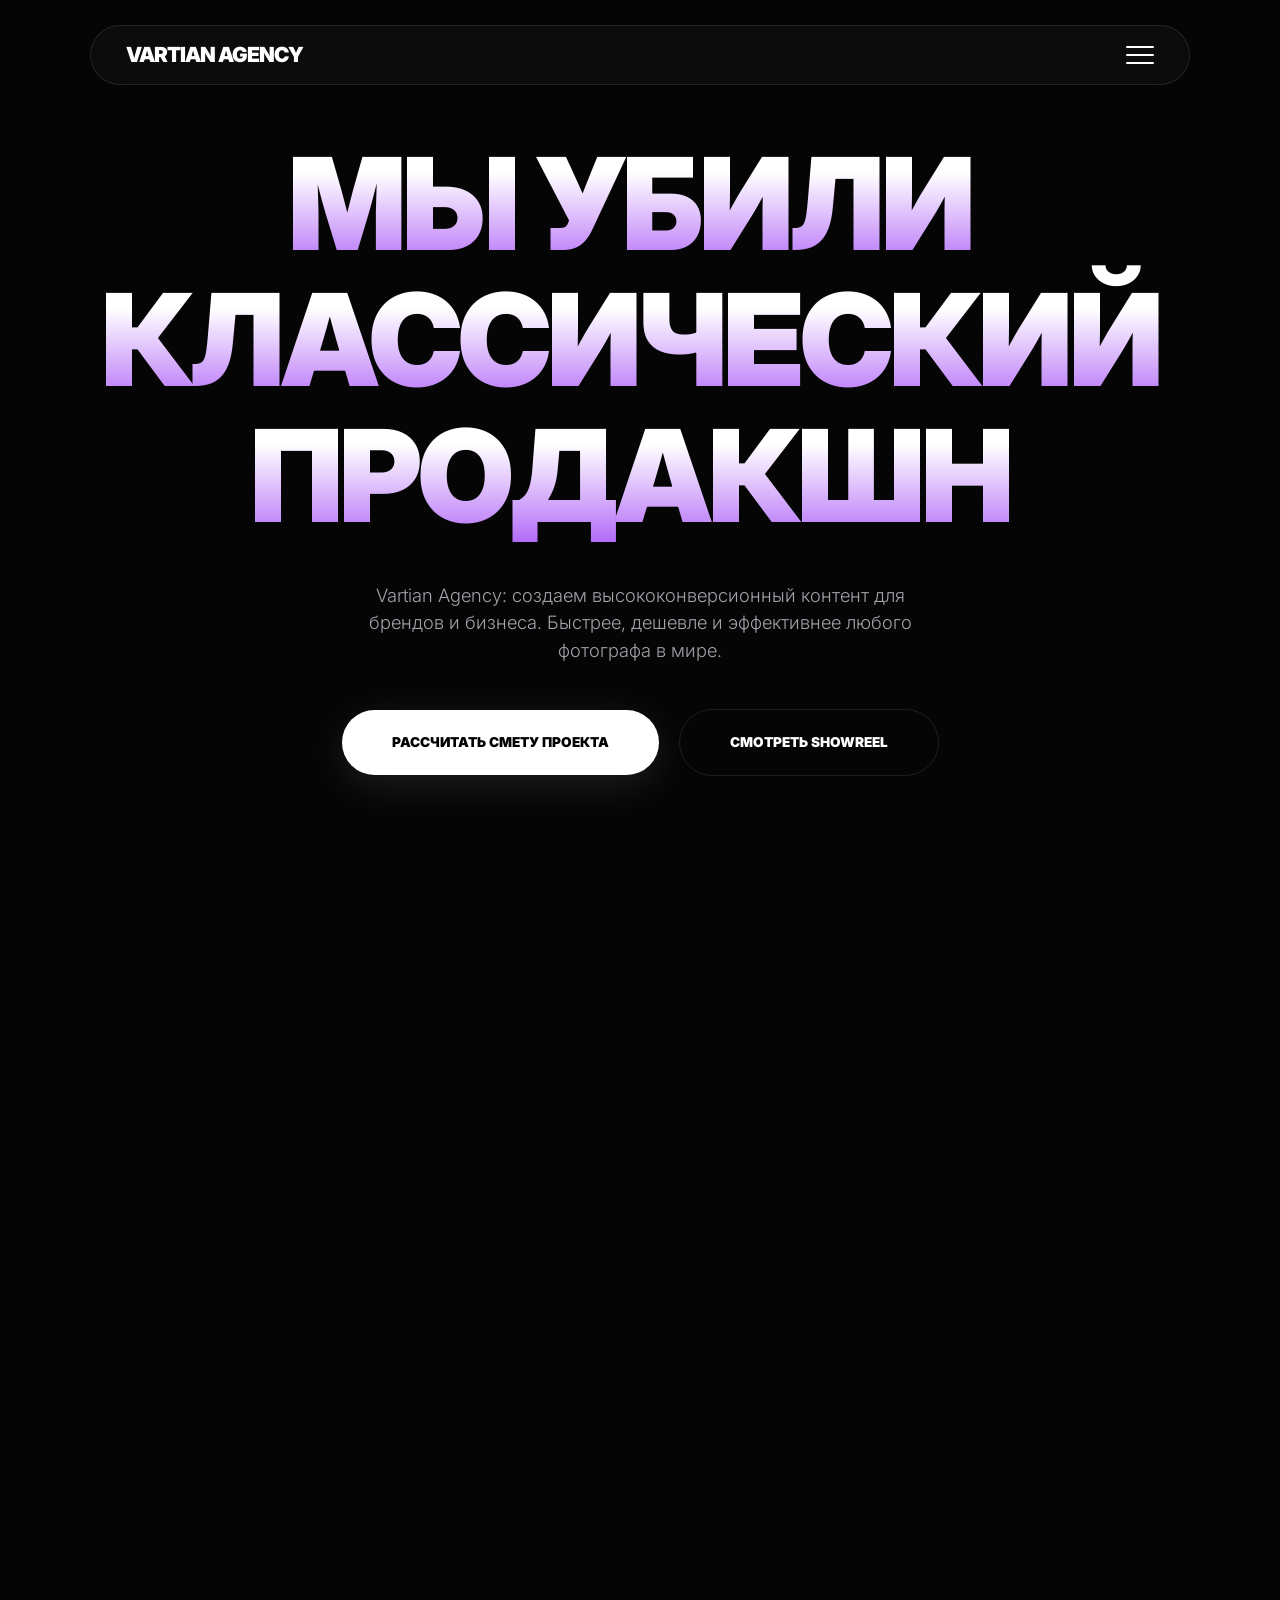
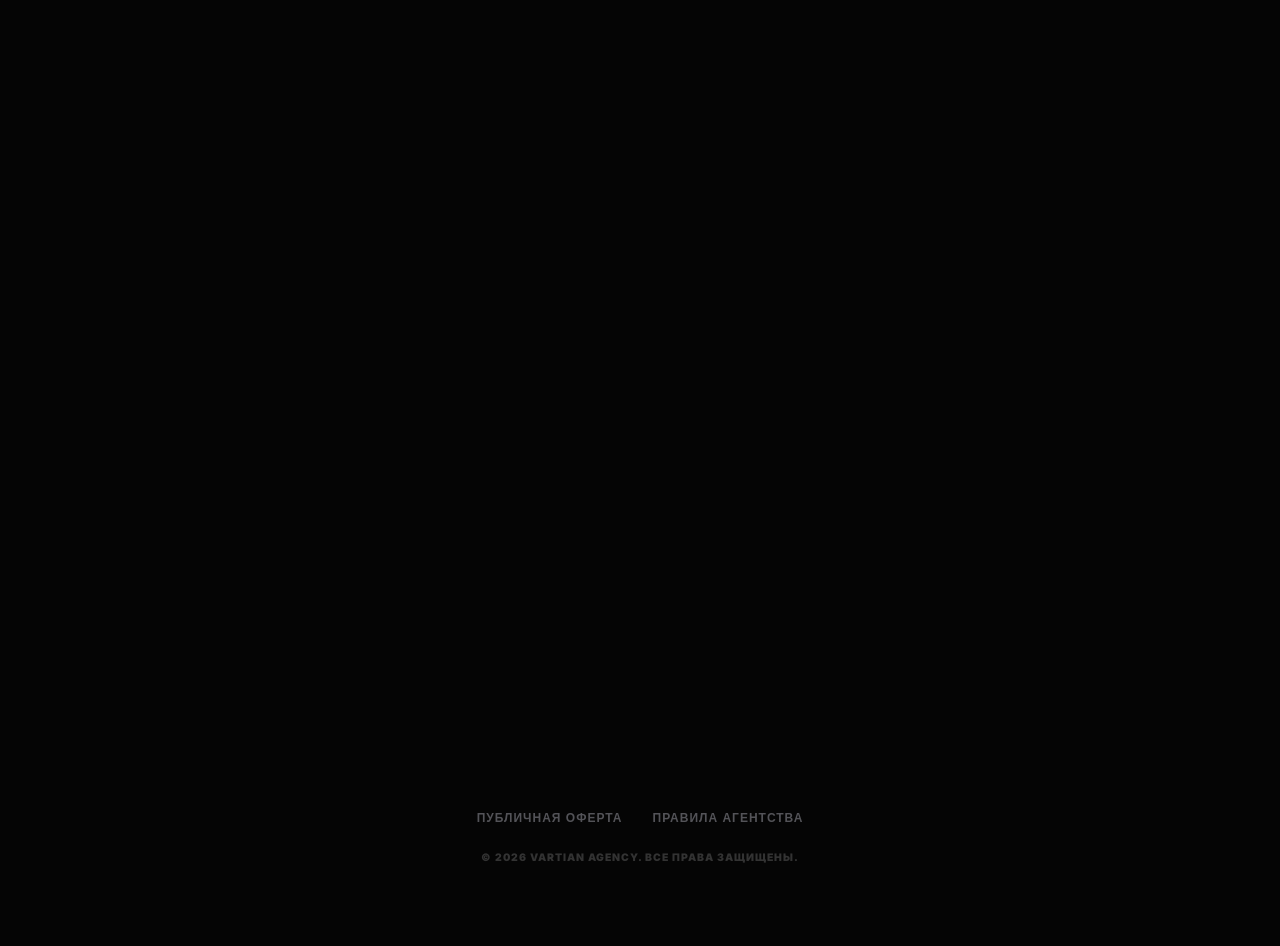
<file: index.html>
<!DOCTYPE html>
<html lang="ru">
<head>
    <meta charset="UTF-8">
    <meta name="viewport" content="width=device-width, initial-scale=1.0">
    <title>Vartian Agency | Revolution</title>
    <link rel="stylesheet" href="style.css?v=20260311_6">
    <link href="https://unpkg.com/aos@2.3.1/dist/aos.css" rel="stylesheet">
</head>
<body>

    <header class="nav-container">
        <a href="index.html" class="logo">Vartian Agency</a>
        <button class="menu-btn" id="menuToggle" type="button" aria-label="Открыть меню" aria-controls="fullMenu" aria-expanded="false"><span></span><span></span><span></span></button>
    </header>

    <div class="full-menu" id="fullMenu">
        <a href="portfolio.html">Кейсы</a>
        <a href="prices.html">Услуги</a>
        <a href="https://t.me/official_vartian" target="_blank" rel="noopener noreferrer">Контакты</a>
    </div>

    <header class="hero">
        <h1 data-aos="zoom-out">
            <span>МЫ УБИЛИ</span>
            <span>КЛАССИЧЕСКИЙ</span>
            <span>ПРОДАКШН</span>
        </h1>
        <p data-aos="fade-up" data-aos-delay="300">Vartian Agency: создаем высококонверсионный контент для брендов и бизнеса. Быстрее, дешевле и эффективнее любого фотографа в мире.</p>
        <div class="hero-btns" data-aos="fade-up" data-aos-delay="500">
            <a href="prices.html" class="btn-main">РАССЧИТАТЬ СМЕТУ ПРОЕКТА</a>
            <a href="portfolio.html" class="btn-outline">СМОТРЕТЬ SHOWREEL</a>
        </div>
    </header>

    <section class="comparison-section">
        <div class="section-title-styled" data-aos="fade-up">
            <h2>ЗАЧЕМ ПЛАТИТЬ БОЛЬШЕ ЗА ТОТ ЖЕ РЕЗУЛЬТАТ?</h2>
        </div>
        <div class="comp-container" data-aos="fade-up">
            <div class="comp-header">
                <div class="comp-col">ПАРАМЕТР</div>
                <div class="comp-col">ОБЫЧНАЯ ФОТОСЕССИЯ</div>
                <div class="comp-col" style="color:var(--accent)">VARTIAN AGENCY</div>
            </div>
            <div class="comp-row">
                <div class="comp-label">Бюджет</div>
                <div class="comp-old">100 000₽+ (Студия, модель, визаж, свет, фотограф)</div>
                <div class="comp-new">От 4 900₽ (Фиксированная цена за результат)</div>
            </div>
            <div class="comp-row">
                <div class="comp-label">Локации</div>
                <div class="comp-old">Ограничены городом, погодой и доступностью студий</div>
                <div class="comp-new">Весь мир: от улиц Токио до поверхности Марса</div>
            </div>
            <div class="comp-row">
                <div class="comp-label">Модели</div>
                <div class="comp-old">Капризы, плотный график, человеческий фактор</div>
                <div class="comp-new">Идеальная внешность 24/7, полный контроль эмоций</div>
            </div>
            <div class="comp-row">
                <div class="comp-label">Сроки</div>
                <div class="comp-old">1-2 недели (организация + съемка + ретушь)</div>
                <div class="comp-new">Готовый кампейн за 48 часов</div>
            </div>
        </div>
    </section>

    <section class="benefits">
        <div class="section-title-styled" data-aos="fade-up">
            <h2>ПОЧЕМУ НАМ ДОВЕРЯЮТ?</h2>
        </div>
        <div class="benefit-grid">
            <div class="benefit-card" data-aos="fade-up">
                <h3>Зарабатывайте больше</h3>
                <p>Мы убираем 80% расходов на продакшн. Пока другие тратят бюджет на билеты моделям, вы инвестируете в маркетинг.</p>
            </div>
            <div class="benefit-card" data-aos="fade-up" data-aos-delay="200">
                <h3>Безупречный имидж</h3>
                <p>Ваш бренд будет выглядеть дороже конкурентов. Мы создаем визуал, который заставляет аудиторию верить в продукт.</p>
            </div>
            <div class="benefit-card" data-aos="fade-up" data-aos-delay="400">
                <h3>Скорость как оружие</h3>
                <p>Рынок не ждет. Пока конкуренты только ищут фотографа, мы уже сдаем вам готовый проект для запуска рекламы.</p>
            </div>
        </div>
    </section>

    <section class="founder-section" data-aos="fade-up">
        <div class="founder-card">
            <div class="founder-img"><img src="img/17.jpg" alt="Леонид Вартиан" loading="lazy"></div>
            <div class="founder-text">
                <blockquote>"Мы — Vartian Agency. Мы объединили технологии и искусство, чтобы ваш бизнес зарабатывал больше. Пока конкуренты ищут фотографов, мы уже сдаем вам готовый проект."</blockquote>
                <div class="founder-name">— Леонид Вартиан, Founder</div>
            </div>
        </div>
    </section>

    <section class="contact-section" data-aos="zoom-in">
        <div class="contact-box">
            <h2>Обсудим ваш проект?</h2>
            <p>Свяжитесь с нами напрямую для получения персонального решения.</p>
            <div class="contact-links">
                <a href="https://t.me/official_vartian" target="_blank" rel="noopener noreferrer">Telegram</a>
                <a href="https://instagram.com/vartian_agency" target="_blank" rel="noopener noreferrer">Instagram</a>
            </div>
        </div>
    </section>

    <div class="legal-footer">
        <div class="legal-links">
            <button class="legal-btn" onclick="openModal('oferta')">Публичная оферта</button>
            <button class="legal-btn" onclick="openModal('agreement')">Правила агентства</button>
        </div>
        <div class="copyright">© 2026 VARTIAN AGENCY. ВСЕ ПРАВА ЗАЩИЩЕНЫ.</div>
    </div>

    <div id="oferta" class="modal-overlay" onclick="closeModal('oferta')">
        <div class="modal-content" onclick="event.stopPropagation()">
            <button class="modal-close" onclick="closeModal('oferta')">&times;</button>
            <h2>ПУБЛИЧНАЯ ОФЕРТА</h2>
            <p>Настоящий документ является официальным предложением (Публичной офертой) агентства <b>VARTIAN AGENCY</b> (далее — Исполнитель) по оказанию услуг генерации визуального контента на базе технологий Искусственного Интеллекта.</p>
            
            <h3>1. ПРЕДМЕТ СОГЛАШЕНИЯ И ТЕРМИНЫ</h3>
            <p>Исполнитель обязуется оказать услуги по созданию цифровых изображений и/или видеороликов в соответствии с Техническим Заданием (ТЗ) Заказчика, а Заказчик обязуется оплатить эти услуги. Процесс создания контента осуществляется с применением нейросетевых технологий (AI).</p>
            
            <h3>2. УСЛОВИЯ ОПЛАТЫ И НЕВОЗВРАТНОСТЬ СРЕДСТВ</h3>
            <ul>
                <li>Работа начинается исключительно после <b>100% предварительной оплаты</b> выбранного пакета услуг или утвержденной сметы.</li>
                <li>Генерация AI-контента требует прямых невозвратных затрат на аренду вычислительных мощностей (GPU) и оплату токенов API сторонних сервисов. В связи с этим, с момента начала работы (стадия «Render») уплаченные денежные средства <b>не подлежат возврату</b> ни при каких обстоятельствах.</li>
                <li>Отказ Заказчика от услуг после их старта не является основанием для требования возврата средств.</li>
            </ul>

            <h3>3. СПЕЦИФИКА ТЕХНОЛОГИЙ И ПРАВКИ</h3>
            <ul>
                <li>Заказчик уведомлен и согласен с тем, что ИИ-генерация является вероятностным, а не детерминированным процессом. Незначительные визуальные артефакты (искажения фона, теней, мелких деталей) признаются допустимыми.</li>
                <li>Абсолютное (пиксельное) сходство с референсом не гарантируется.</li>
                <li>Правки вносятся строго в рамках лимитов, оговоренных в выбранном пакете услуг. Любые дополнительные итерации генерации оплачиваются отдельно по тарифам Исполнителя.</li>
            </ul>

            <h3>4. АВТОРСКИЕ И ИНТЕЛЛЕКТУАЛЬНЫЕ ПРАВА</h3>
            <ul>
                <li>Исключительные имущественные права на финальные (утвержденные) материалы переходят к Заказчику только после полной оплаты услуг.</li>
                <li><b>Ответственность за исходники:</b> Если Заказчик предоставляет Исполнителю референсы, фотографии продуктов, логотипы или лиц людей для использования в генерации, Заказчик гарантирует, что обладает всеми необходимыми правами на эти материалы. В случае претензий третьих лиц, Заказчик обязуется урегулировать их самостоятельно и за свой счет.</li>
                <li>Исполнитель оставляет за собой право использовать созданные материалы в своем публичном портфолио, соцсетях и кейсах, если Сторонами не подписано отдельное Соглашение о неразглашении (NDA).</li>
            </ul>

            <h3>5. ОГРАНИЧЕНИЕ ОТВЕТСТВЕННОСТИ</h3>
            <p>Исполнитель предоставляет результаты работы «как есть» (as is). Исполнитель не несет ответственности за упущенную выгоду Заказчика, отсутствие ожидаемых коммерческих результатов от использования контента, а также за блокировки рекламных кабинетов Заказчика.</p>
        </div>
    </div>

    <div id="agreement" class="modal-overlay" onclick="closeModal('agreement')">
        <div class="modal-content" onclick="event.stopPropagation()">
            <button class="modal-close" onclick="closeModal('agreement')">&times;</button>
            <h2>ПРАВИЛА АГЕНТСТВА</h2>
            
            <h3>1. ОБЩИЕ ПОЛОЖЕНИЯ</h3>
            <p>Сайт VARTIAN AGENCY является официальной витриной услуг и портфолио креативного AI-агентства под руководством Леонида Вартиана. Любое использование данного сайта, а также обращение за услугами означает безоговорочное согласие пользователя с настоящими правилами.</p>
            
            <h3>2. ПОЛИТИКА КОНФИДЕНЦИАЛЬНОСТИ</h3>
            <ul>
                <li>Мы собираем исключительно ту информацию, которую вы добровольно предоставляете для обсуждения проекта (имя, контакты, ниша бизнеса, ТЗ).</li>
                <li>Мы применяем строгие меры безопасности. Ваша коммерческая тайна, неопубликованные продукты и контактные данные <b>никогда не будут переданы</b> или проданы третьим лицам.</li>
                <li>Вся переписка и файлы проектов хранятся на защищенных серверах и могут быть удалены по первому требованию клиента после завершения работ.</li>
            </ul>

            <h3>3. ЗАПРЕЩЕННЫЙ КОНТЕНТ (ACCEPTABLE USE POLICY)</h3>
            <p>VARTIAN AGENCY работает в строгом правовом поле. Мы категорически отказываемся от создания:</p>
            <ul>
                <li>Материалов, нарушающих законодательство (включая пропаганду насилия, ненависти, запрещенных веществ).</li>
                <li>Deepfake-материалов реальных людей без их явного письменного и юридически подтвержденного согласия.</li>
                <li>Контента, прямо нарушающего зарегистрированные торговые марки третьих лиц с целью обмана потребителей.</li>
            </ul>

            <h3>4. ФОРМАЛЬНАЯ СВЯЗЬ</h3>
            <p>Официальным каналом связи и утверждения всех этапов работ признается Telegram-аккаунт, указанный на сайте. Все договоренности, зафиксированные в мессенджере, имеют юридическую силу для обеих сторон.</p>
        </div>
    </div>

    <script src="https://unpkg.com/aos@2.3.1/dist/aos.js"></script>
    <script>
        AOS.init({ duration: 1000, once: false });
        const menuBtn = document.getElementById('menuToggle');
        const fullMenu = document.getElementById('fullMenu');

        function setMenuOpen(isOpen) {
            if (!menuBtn || !fullMenu) return;
            menuBtn.classList.toggle('active', isOpen);
            fullMenu.classList.toggle('active', isOpen);
            menuBtn.setAttribute('aria-expanded', String(isOpen));
            document.body.style.overflow = isOpen ? 'hidden' : 'auto';
        }

        if (menuBtn && fullMenu) {
            menuBtn.addEventListener('click', () => setMenuOpen(!fullMenu.classList.contains('active')));
            fullMenu.addEventListener('click', (e) => {
                if (e.target === fullMenu) setMenuOpen(false);
            });
            fullMenu.querySelectorAll('a').forEach((a) => a.addEventListener('click', () => setMenuOpen(false)));
        }
        function openModal(id) { 
            const modal = document.getElementById(id);
            modal.style.display = 'flex'; 
            document.body.style.overflow = 'hidden';
            setTimeout(() => modal.classList.add('show'), 10);
        }
        function closeModal(id) { 
            const modal = document.getElementById(id);
            modal.classList.remove('show');
            setTimeout(() => {
                modal.style.display = 'none'; 
                document.body.style.overflow = 'auto';
            }, 300);
        }
    </script>
</body>
</html>
</file>
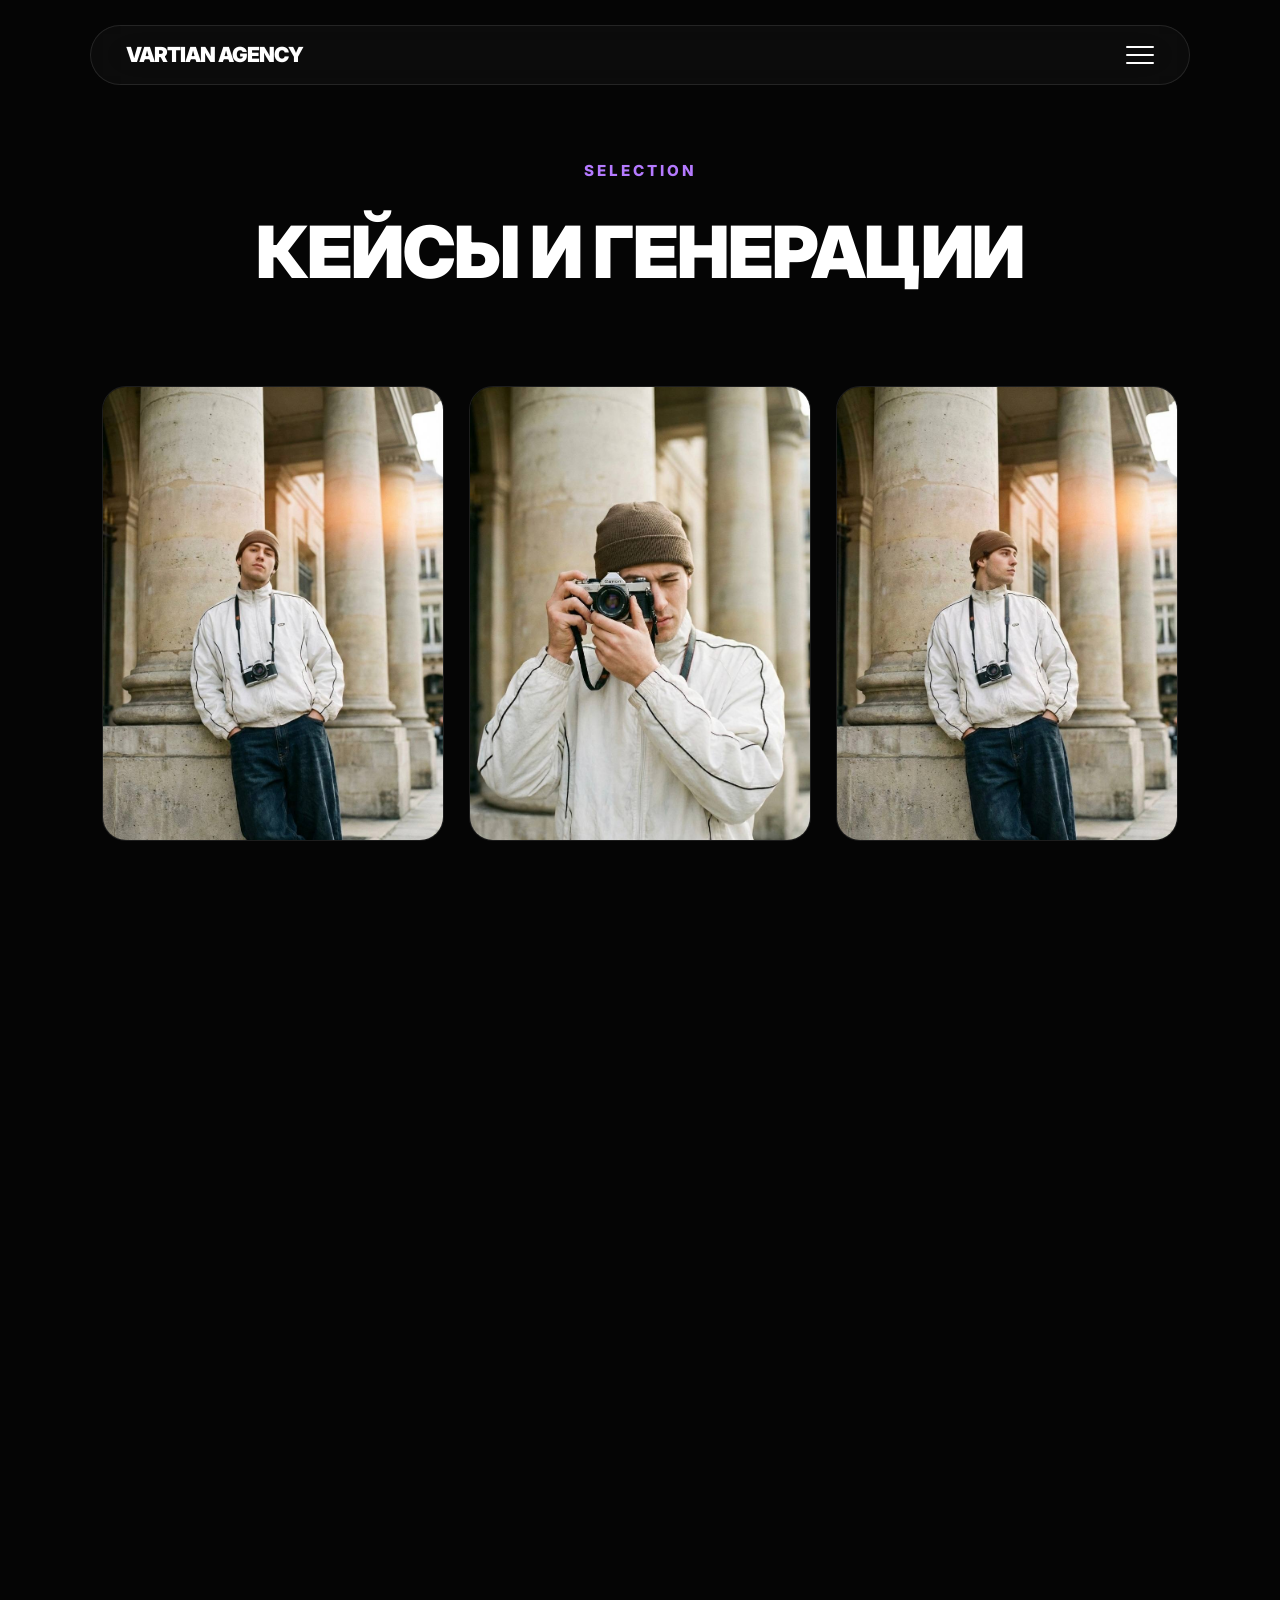
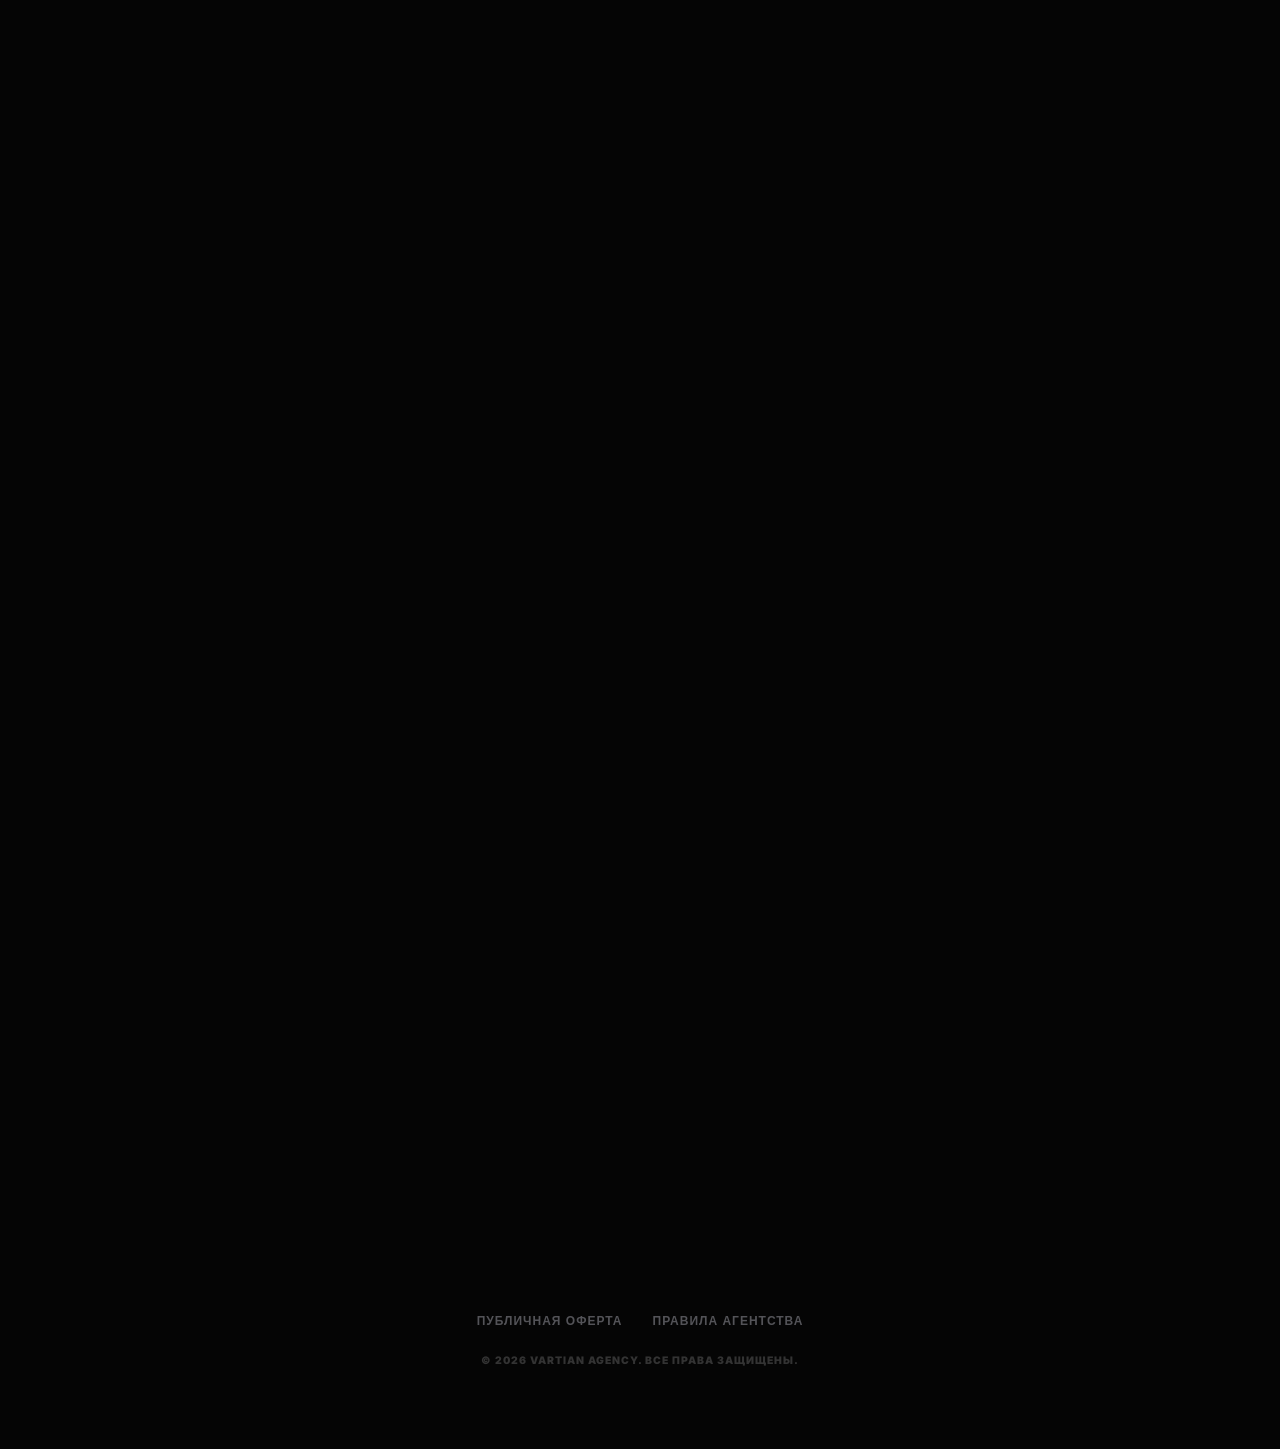
<file: portfolio.html>
<!DOCTYPE html>
<html lang="ru">
<head>
    <meta charset="UTF-8">
    <meta name="viewport" content="width=device-width, initial-scale=1.0">
    <title>Кейсы | Vartian Agency</title>
    <link rel="stylesheet" href="style.css?v=20260311_6">
    <link href="https://unpkg.com/aos@2.3.1/dist/aos.css" rel="stylesheet">
</head>
<body>
    <header class="nav-container">
        <a href="index.html" class="logo">Vartian Agency</a>
        <button class="menu-btn" id="menuToggle" type="button" aria-label="Открыть меню" aria-controls="fullMenu" aria-expanded="false"><span></span><span></span><span></span></button>
    </header>

    <div class="full-menu" id="fullMenu">
        <a href="portfolio.html">Кейсы</a>
        <a href="prices.html">Услуги</a>
        <a href="https://t.me/official_vartian" target="_blank" rel="noopener noreferrer">Контакты</a>
    </div>

    <section class="content-page">
        <header class="page-header" data-aos="fade-down">
            <span class="tag">Selection</span>
            <h1>КЕЙСЫ И ГЕНЕРАЦИИ</h1>
        </header>

        <div class="portfolio-grid">
            <div class="portfolio-item" data-aos="fade-up"><div class="item-overlay"><span>ART 1</span></div><img src="img/1.jpg" alt="ART 1" loading="lazy"></div>
            <div class="portfolio-item" data-aos="fade-up" data-aos-delay="100"><div class="item-overlay"><span>ART 2</span></div><img src="img/2.jpg" alt="ART 2" loading="lazy"></div>
            <div class="portfolio-item" data-aos="fade-up" data-aos-delay="200"><div class="item-overlay"><span>ART 3</span></div><img src="img/3.jpg" alt="ART 3" loading="lazy"></div>
            <div class="portfolio-item" data-aos="fade-up"><div class="item-overlay"><span>ART 4</span></div><img src="img/4.jpg" alt="ART 4" loading="lazy"></div>
            <div class="portfolio-item" data-aos="fade-up" data-aos-delay="100"><div class="item-overlay"><span>ART 5</span></div><img src="img/5.jpg" alt="ART 5" loading="lazy"></div>
            <div class="portfolio-item" data-aos="fade-up" data-aos-delay="200"><div class="item-overlay"><span>ART 6</span></div><img src="img/6.jpg" alt="ART 6" loading="lazy"></div>
            <div class="portfolio-item" data-aos="fade-up"><div class="item-overlay"><span>ART 7</span></div><img src="img/7.jpg" alt="ART 7" loading="lazy"></div>
            <div class="portfolio-item" data-aos="fade-up" data-aos-delay="100"><div class="item-overlay"><span>ART 8</span></div><img src="img/8.jpg" alt="ART 8" loading="lazy"></div>
            <div class="portfolio-item" data-aos="fade-up" data-aos-delay="200"><div class="item-overlay"><span>ART 9</span></div><img src="img/9.jpg" alt="ART 9" loading="lazy"></div>
            <div class="portfolio-item" data-aos="fade-up"><div class="item-overlay"><span>ART 10</span></div><img src="img/10.jpg" alt="ART 10" loading="lazy"></div>
            <div class="portfolio-item" data-aos="fade-up" data-aos-delay="100"><div class="item-overlay"><span>ART 11</span></div><img src="img/11.jpg" alt="ART 11" loading="lazy"></div>
            <div class="portfolio-item" data-aos="fade-up" data-aos-delay="200"><div class="item-overlay"><span>ART 12</span></div><img src="img/12.jpg" alt="ART 12" loading="lazy"></div>
            <div class="portfolio-item" data-aos="fade-up"><div class="item-overlay"><span>ART 13</span></div><img src="img/13.jpg" alt="ART 13" loading="lazy"></div>
            <div class="portfolio-item" data-aos="fade-up" data-aos-delay="100"><div class="item-overlay"><span>ART 14</span></div><img src="img/14.jpg" alt="ART 14" loading="lazy"></div>
            <div class="portfolio-item" data-aos="fade-up" data-aos-delay="200"><div class="item-overlay"><span>ART 15</span></div><img src="img/15.jpg" alt="ART 15" loading="lazy"></div>
        </div>
    </section>

    <div class="legal-footer">
        <div class="legal-links">
            <button class="legal-btn" onclick="openModal('oferta')">Публичная оферта</button>
            <button class="legal-btn" onclick="openModal('agreement')">Правила агентства</button>
        </div>
        <div class="copyright">© 2026 VARTIAN AGENCY. ВСЕ ПРАВА ЗАЩИЩЕНЫ.</div>
    </div>

    <div id="oferta" class="modal-overlay" onclick="closeModal('oferta')">
        <div class="modal-content" onclick="event.stopPropagation()">
            <button class="modal-close" onclick="closeModal('oferta')">&times;</button>
            <h2>ПУБЛИЧНАЯ ОФЕРТА</h2>
            <p>Настоящий документ является официальным предложением (Публичной офертой) агентства <b>VARTIAN AGENCY</b> (далее — Исполнитель) по оказанию услуг генерации визуального контента на базе технологий Искусственного Интеллекта.</p>
            
            <h3>1. ПРЕДМЕТ СОГЛАШЕНИЯ И ТЕРМИНЫ</h3>
            <p>Исполнитель обязуется оказать услуги по созданию цифровых изображений и/или видеороликов в соответствии с Техническим Заданием (ТЗ) Заказчика, а Заказчик обязуется оплатить эти услуги. Процесс создания контента осуществляется с применением нейросетевых технологий (AI).</p>
            
            <h3>2. УСЛОВИЯ ОПЛАТЫ И НЕВОЗВРАТНОСТЬ СРЕДСТВ</h3>
            <ul>
                <li>Работа начинается исключительно после <b>100% предварительной оплаты</b> выбранного пакета услуг или утвержденной сметы.</li>
                <li>Генерация AI-контента требует прямых невозвратных затрат на аренду вычислительных мощностей (GPU) и оплату токенов API сторонних сервисов. В связи с этим, с момента начала работы (стадия «Render») уплаченные денежные средства <b>не подлежат возврату</b> ни при каких обстоятельствах.</li>
                <li>Отказ Заказчика от услуг после их старта не является основанием для требования возврата средств.</li>
            </ul>

            <h3>3. СПЕЦИФИКА ТЕХНОЛОГИЙ И ПРАВКИ</h3>
            <ul>
                <li>Заказчик уведомлен и согласен с тем, что ИИ-генерация является вероятностным, а не детерминированным процессом. Незначительные визуальные артефакты (искажения фона, теней, мелких деталей) признаются допустимыми.</li>
                <li>Абсолютное (пиксельное) сходство с референсом не гарантируется.</li>
                <li>Правки вносятся строго в рамках лимитов, оговоренных в выбранном пакете услуг. Любые дополнительные итерации генерации оплачиваются отдельно по тарифам Исполнителя.</li>
            </ul>

            <h3>4. АВТОРСКИЕ И ИНТЕЛЛЕКТУАЛЬНЫЕ ПРАВА</h3>
            <ul>
                <li>Исключительные имущественные права на финальные (утвержденные) материалы переходят к Заказчику только после полной оплаты услуг.</li>
                <li><b>Ответственность за исходники:</b> Если Заказчик предоставляет Исполнителю референсы, фотографии продуктов, логотипы или лиц людей для использования в генерации, Заказчик гарантирует, что обладает всеми необходимыми правами на эти материалы. В случае претензий третьих лиц, Заказчик обязуется урегулировать их самостоятельно и за свой счет.</li>
                <li>Исполнитель оставляет за собой право использовать созданные материалы в своем публичном портфолио, соцсетях и кейсах, если Сторонами не подписано отдельное Соглашение о неразглашении (NDA).</li>
            </ul>

            <h3>5. ОГРАНИЧЕНИЕ ОТВЕТСТВЕННОСТИ</h3>
            <p>Исполнитель предоставляет результаты работы «как есть» (as is). Исполнитель не несет ответственности за упущенную выгоду Заказчика, отсутствие ожидаемых коммерческих результатов от использования контента, а также за блокировки рекламных кабинетов Заказчика.</p>
        </div>
    </div>

    <div id="agreement" class="modal-overlay" onclick="closeModal('agreement')">
        <div class="modal-content" onclick="event.stopPropagation()">
            <button class="modal-close" onclick="closeModal('agreement')">&times;</button>
            <h2>ПРАВИЛА АГЕНТСТВА</h2>
            
            <h3>1. ОБЩИЕ ПОЛОЖЕНИЯ</h3>
            <p>Сайт VARTIAN AGENCY является официальной витриной услуг и портфолио креативного AI-агентства под руководством Леонида Вартиана. Любое использование данного сайта, а также обращение за услугами означает безоговорочное согласие пользователя с настоящими правилами.</p>
            
            <h3>2. ПОЛИТИКА КОНФИДЕНЦИАЛЬНОСТИ</h3>
            <ul>
                <li>Мы собираем исключительно ту информацию, которую вы добровольно предоставляете для обсуждения проекта (имя, контакты, ниша бизнеса, ТЗ).</li>
                <li>Мы применяем строгие меры безопасности. Ваша коммерческая тайна, неопубликованные продукты и контактные данные <b>никогда не будут переданы</b> или проданы третьим лицам.</li>
                <li>Вся переписка и файлы проектов хранятся на защищенных серверах и могут быть удалены по первому требованию клиента после завершения работ.</li>
            </ul>

            <h3>3. ЗАПРЕЩЕННЫЙ КОНТЕНТ (ACCEPTABLE USE POLICY)</h3>
            <p>VARTIAN AGENCY работает в строгом правовом поле. Мы категорически отказываемся от создания:</p>
            <ul>
                <li>Материалов, нарушающих законодательство (включая пропаганду насилия, ненависти, запрещенных веществ).</li>
                <li>Deepfake-материалов реальных людей без их явного письменного и юридически подтвержденного согласия.</li>
                <li>Контента, прямо нарушающего зарегистрированные торговые марки третьих лиц с целью обмана потребителей.</li>
            </ul>

            <h3>4. ФОРМАЛЬНАЯ СВЯЗЬ</h3>
            <p>Официальным каналом связи и утверждения всех этапов работ признается Telegram-аккаунт, указанный на сайте. Все договоренности, зафиксированные в мессенджере, имеют юридическую силу для обеих сторон.</p>
        </div>
    </div>

    <script src="https://unpkg.com/aos@2.3.1/dist/aos.js"></script>
    <script>
        AOS.init({ duration: 1000, once: false });
        const menuBtn = document.getElementById('menuToggle');
        const fullMenu = document.getElementById('fullMenu');

        function setMenuOpen(isOpen) {
            if (!menuBtn || !fullMenu) return;
            menuBtn.classList.toggle('active', isOpen);
            fullMenu.classList.toggle('active', isOpen);
            menuBtn.setAttribute('aria-expanded', String(isOpen));
            menuBtn.setAttribute('aria-label', isOpen ? 'Закрыть меню' : 'Открыть меню');
            document.body.style.overflow = isOpen ? 'hidden' : 'auto';
        }

        if (menuBtn && fullMenu) {
            menuBtn.addEventListener('click', () => setMenuOpen(!fullMenu.classList.contains('active')));
            fullMenu.addEventListener('click', (e) => {
                if (e.target === fullMenu) setMenuOpen(false);
            });
            fullMenu.querySelectorAll('a').forEach((a) => a.addEventListener('click', () => setMenuOpen(false)));
            document.addEventListener('keydown', (e) => {
                if (e.key === 'Escape') setMenuOpen(false);
            });
        }
        function openModal(id) { 
            const modal = document.getElementById(id);
            modal.style.display = 'flex'; 
            document.body.style.overflow = 'hidden';
            setTimeout(() => modal.classList.add('show'), 10);
        }
        function closeModal(id) { 
            const modal = document.getElementById(id);
            modal.classList.remove('show');
            setTimeout(() => {
                modal.style.display = 'none'; 
                document.body.style.overflow = 'auto';
            }, 300);
        }
    </script>
</body>
</html>
</file>
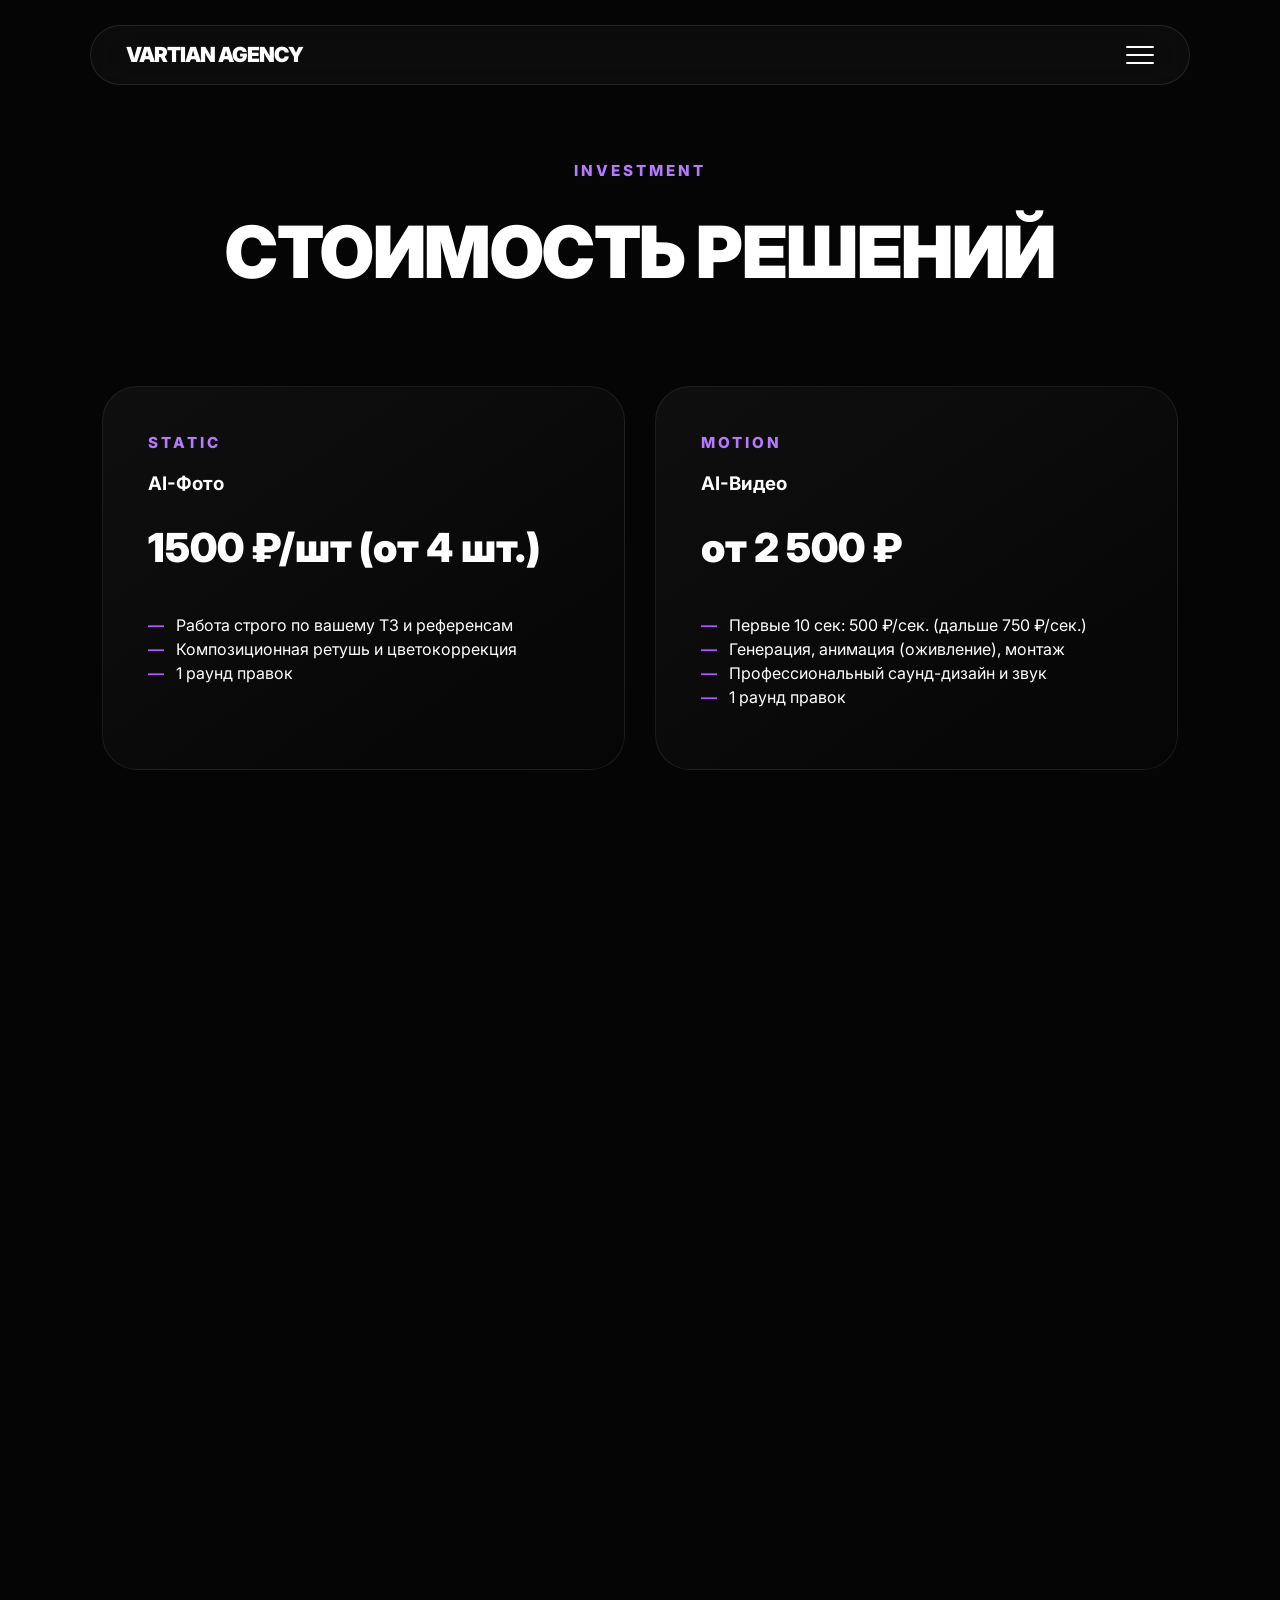
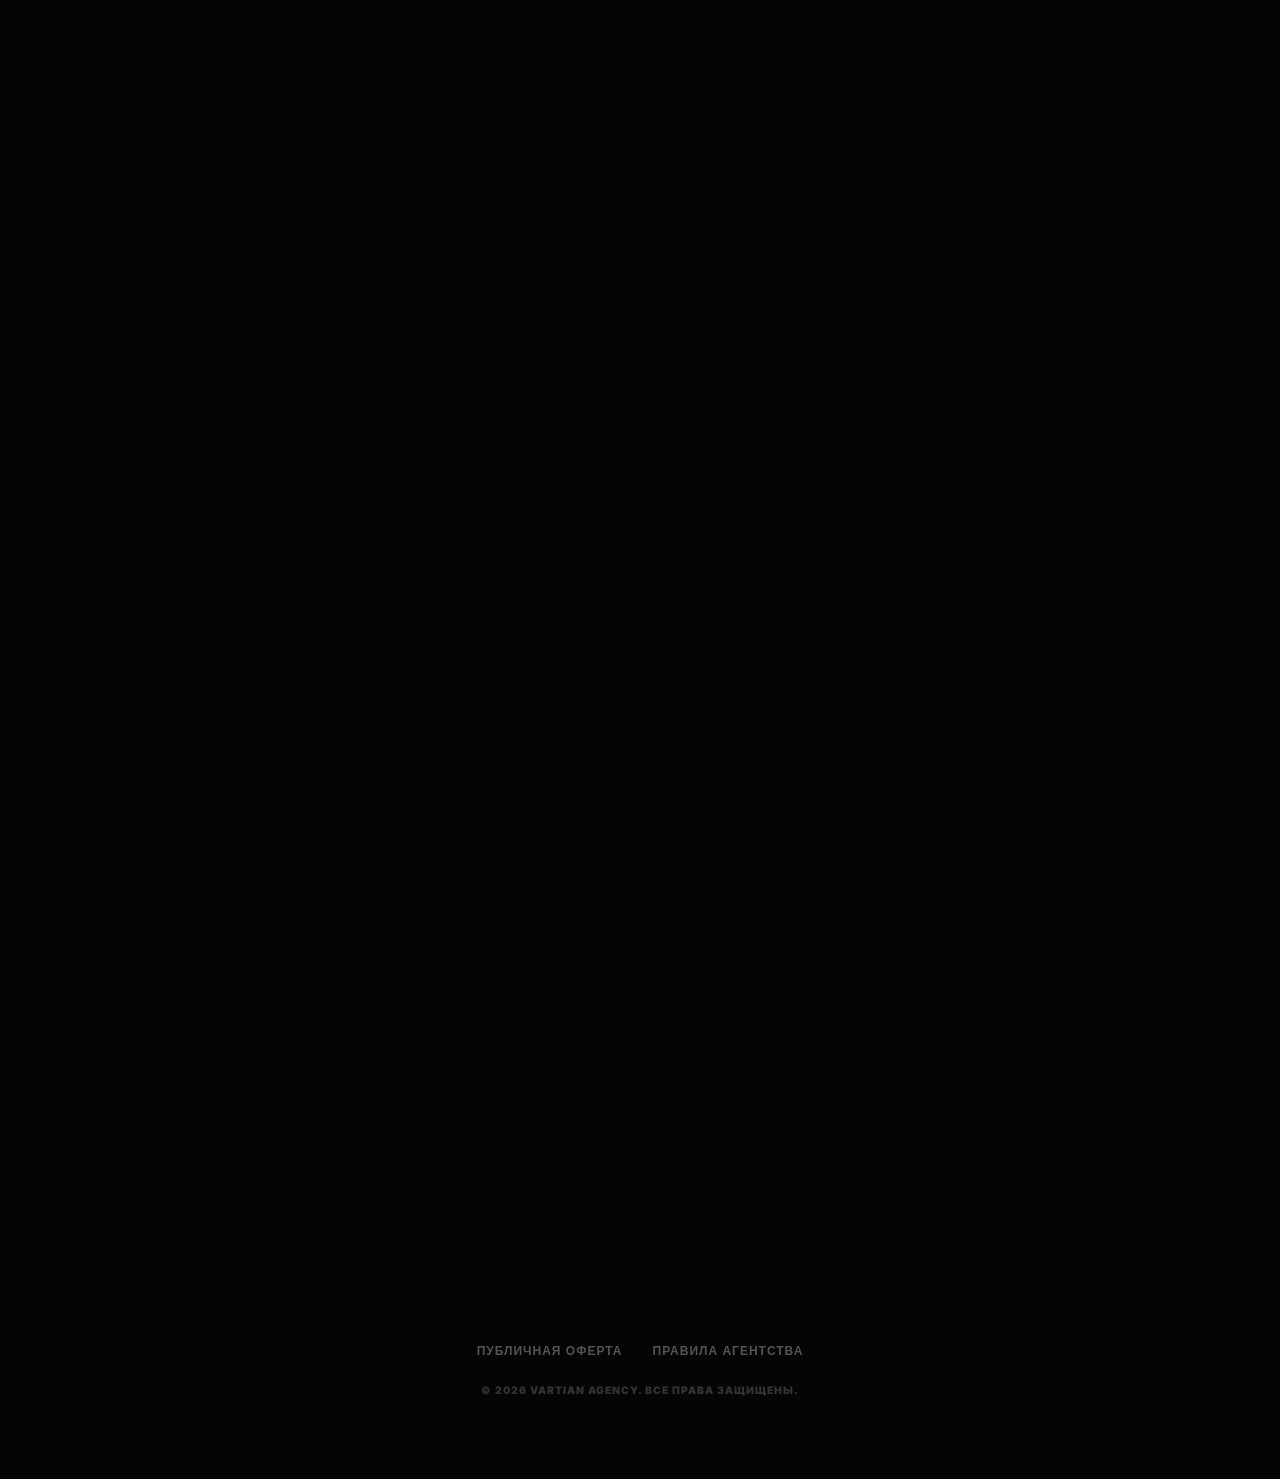
<file: prices.html>
<!DOCTYPE html>
<html lang="ru">
<head>
    <meta charset="UTF-8">
    <meta name="viewport" content="width=device-width, initial-scale=1.0">
    <title>Услуги | Vartian Agency</title>
    <link href="https://fonts.googleapis.com/css2?family=Inter:wght@400;700;900&display=swap" rel="stylesheet">
    <link href="https://unpkg.com/aos@2.3.1/dist/aos.css" rel="stylesheet">
    <link rel="stylesheet" href="style.css?v=20260311_6">
</head>
<body>
    <header class="nav-container">
        <a href="index.html" class="logo">Vartian Agency</a>
        <button class="menu-btn" id="menuToggle" type="button" aria-label="Открыть меню" aria-controls="fullMenu" aria-expanded="false"><span></span><span></span><span></span></button>
    </header>

    <div class="full-menu" id="fullMenu">
        <a href="portfolio.html">Кейсы</a>
        <a href="prices.html">Услуги</a>
        <a href="https://t.me/official_vartian" target="_blank" rel="noopener noreferrer">Контакты</a>
    </div>

    <section class="content-page">
        <header class="page-header" data-aos="fade-down">
            <span class="tag">Investment</span>
            <h1>СТОИМОСТЬ РЕШЕНИЙ</h1>
        </header>

        <div class="price-grid-top">
            <div class="price-card" data-aos="fade-right">
                <span class="tag">Static</span>
                <h3>AI-Фото</h3>
                <div class="cost">1500 ₽/шт (от 4 шт.)</div>
                <ul>
                    <li>Работа строго по вашему ТЗ и референсам</li>
                    <li>Композиционная ретушь и цветокоррекция</li>
                    <li>1 раунд правок</li>
                </ul>
            </div>
            <div class="price-card" data-aos="fade-left">
                <span class="tag">Motion</span>
                <h3>AI-Видео</h3>
                <div class="cost">от 2 500 ₽</div>
                <ul>
                    <li>Первые 10 сек: 500 ₽/сек. (дальше 750 ₽/сек.)</li>
                    <li>Генерация, анимация (оживление), монтаж</li>
                    <li>Профессиональный саунд-дизайн и звук</li>
                    <li>1 раунд правок</li>
                </ul>
            </div>
        </div>

        <div class="price-section-title" data-aos="fade-up">
            <span class="tag">PACKAGES</span>
            <h2>КОМПЛЕКСНЫЕ ПАКИ</h2>
        </div>

        <div class="price-grid">
            <div class="price-card" data-aos="zoom-in">
                <h3>Пак №1: Visual Test</h3>
                <div class="cost">4 900 ₽</div>
                <ul><li>5 AI-фото</li><li>Базовая концепция</li></ul>
            </div>
            <div class="price-card" data-aos="zoom-in" data-aos-delay="100">
                <h3>Пак №2: Starter Core</h3>
                <div class="cost">14 900 ₽</div>
                <ul><li>10 AI-фото + 1 видео (10 сек)</li><li>Единая концепция бренда</li><li>Нейронная цветокоррекция</li></ul>
            </div>
            <div class="price-card" data-aos="zoom-in" data-aos-delay="200">
                <h3>Пак №3: Motion Pack</h3>
                <div class="cost">39 900 ₽</div>
                <ul><li>15 AI-фото + 3 видео (по 15 сек.)</li><li>Интеграция продукта</li><li>Sound Design & SFX</li><li>Единая стилистика всех кадров</li></ul>
            </div>
            <div class="price-card" data-aos="zoom-in">
                <div class="badge">MOST POPULAR</div>
                <h3>Пак №4: Content Max</h3>
                <div class="cost">69 900 ₽</div>
                <ul><li>30 AI-фото + 6 видео (по 15 сек.)</li><li>Быстрая отгрузка контента</li><li>Motion Tracking объектов</li><li>Ресайз под все форматы соцсетей</li></ul>
            </div>
            <div class="price-card exclusive" data-aos="zoom-in" data-aos-delay="100">
                <div class="badge">BEST DEAL</div>
                <h3>Пак №5: Brand Identity VIP</h3>
                <div class="cost">99 000 ₽</div>
                <ul><li>50 AI-фото + 12 видео (по 15 сек.)</li><li>Обучение модели под продукт</li><li>Детальная раскадровка</li><li>Приоритетный рендеринг</li></ul>
            </div>
            <div class="price-card" data-aos="zoom-in" data-aos-delay="200">
                <div class="badge">PREMIUM</div>
                <h3>Пак №6: Production Elite</h3>
                <div class="cost">189 000 ₽</div>
                <ul><li>100 AI-фото + 25 видео</li><li>Personal Art Director</li><li>Полное ведение визуала на месяц</li></ul>
            </div>
        </div>

        <div class="modern-cta" data-aos="zoom-in">
            <span class="cta-tag">Ready to dominate?</span>
            <h2>ВАШ ПРОЕКТ — <br><span>СЛЕДУЮЩИЙ</span></h2>
            <div class="cta-action">
                <p>Создадим визуал, который заберет всё внимание рынка.</p>
                <a href="https://t.me/official_vartian" target="_blank" rel="noopener noreferrer" class="btn-main">ОБСУДИТЬ СОТРУДНИЧЕСТВО</a>
            </div>
        </div>
    </section>

    <div class="legal-footer">
        <div class="legal-links">
            <button class="legal-btn" onclick="openModal('oferta')">Публичная оферта</button>
            <button class="legal-btn" onclick="openModal('agreement')">Правила агентства</button>
        </div>
        <div class="copyright">© 2026 VARTIAN AGENCY. ВСЕ ПРАВА ЗАЩИЩЕНЫ.</div>
    </div>

    <div id="oferta" class="modal-overlay" onclick="closeModal('oferta')">
        <div class="modal-content" onclick="event.stopPropagation()">
            <button class="modal-close" onclick="closeModal('oferta')">&times;</button>
            <h2>ПУБЛИЧНАЯ ОФЕРТА</h2>
            <p>Настоящий документ является официальным предложением (Публичной офертой) агентства <b>VARTIAN AGENCY</b> (далее — Исполнитель) по оказанию услуг генерации визуального контента на базе технологий Искусственного Интеллекта.</p>
            
            <h3>1. ПРЕДМЕТ СОГЛАШЕНИЯ И ТЕРМИНЫ</h3>
            <p>Исполнитель обязуется оказать услуги по созданию цифровых изображений и/или видеороликов в соответствии с Техническим Заданием (ТЗ) Заказчика, а Заказчик обязуется оплатить эти услуги. Процесс создания контента осуществляется с применением нейросетевых технологий (AI).</p>
            
            <h3>2. УСЛОВИЯ ОПЛАТЫ И НЕВОЗВРАТНОСТЬ СРЕДСТВ</h3>
            <ul>
                <li>Работа начинается исключительно после <b>100% предварительной оплаты</b> выбранного пакета услуг или утвержденной сметы.</li>
                <li>Генерация AI-контента требует прямых невозвратных затрат на аренду вычислительных мощностей (GPU) и оплату токенов API сторонних сервисов. В связи с этим, с момента начала работы (стадия «Render») уплаченные денежные средства <b>не подлежат возврату</b> ни при каких обстоятельствах.</li>
                <li>Отказ Заказчика от услуг после их старта не является основанием для требования возврата средств.</li>
            </ul>

            <h3>3. СПЕЦИФИКА ТЕХНОЛОГИЙ И ПРАВКИ</h3>
            <ul>
                <li>Заказчик уведомлен и согласен с тем, что ИИ-генерация является вероятностным, а не детерминированным процессом. Незначительные визуальные артефакты (искажения фона, теней, мелких деталей) признаются допустимыми.</li>
                <li>Абсолютное (пиксельное) сходство с референсом не гарантируется.</li>
                <li>Правки вносятся строго в рамках лимитов, оговоренных в выбранном пакете услуг. Любые дополнительные итерации генерации оплачиваются отдельно по тарифам Исполнителя.</li>
            </ul>

            <h3>4. АВТОРСКИЕ И ИНТЕЛЛЕКТУАЛЬНЫЕ ПРАВА</h3>
            <ul>
                <li>Исключительные имущественные права на финальные (утвержденные) материалы переходят к Заказчику только после полной оплаты услуг.</li>
                <li><b>Ответственность за исходники:</b> Если Заказчик предоставляет Исполнителю референсы, фотографии продуктов, логотипы или лиц людей для использования в генерации, Заказчик гарантирует, что обладает всеми необходимыми правами на эти материалы. В случае претензий третьих лиц, Заказчик обязуется урегулировать их самостоятельно и за свой счет.</li>
                <li>Исполнитель оставляет за собой право использовать созданные материалы в своем публичном портфолио, соцсетях и кейсах, если Сторонами не подписано отдельное Соглашение о неразглашении (NDA).</li>
            </ul>

            <h3>5. ОГРАНИЧЕНИЕ ОТВЕТСТВЕННОСТИ</h3>
            <p>Исполнитель предоставляет результаты работы «как есть» (as is). Исполнитель не несет ответственности за упущенную выгоду Заказчика, отсутствие ожидаемых коммерческих результатов от использования контента, а также за блокировки рекламных кабинетов Заказчика.</p>
        </div>
    </div>

    <div id="agreement" class="modal-overlay" onclick="closeModal('agreement')">
        <div class="modal-content" onclick="event.stopPropagation()">
            <button class="modal-close" onclick="closeModal('agreement')">&times;</button>
            <h2>ПРАВИЛА АГЕНТСТВА</h2>
            
            <h3>1. ОБЩИЕ ПОЛОЖЕНИЯ</h3>
            <p>Сайт VARTIAN AGENCY является официальной витриной услуг и портфолио креативного AI-агентства под руководством Леонида Вартиана. Любое использование данного сайта, а также обращение за услугами означает безоговорочное согласие пользователя с настоящими правилами.</p>
            
            <h3>2. ПОЛИТИКА КОНФИДЕНЦИАЛЬНОСТИ</h3>
            <ul>
                <li>Мы собираем исключительно ту информацию, которую вы добровольно предоставляете для обсуждения проекта (имя, контакты, ниша бизнеса, ТЗ).</li>
                <li>Мы применяем строгие меры безопасности. Ваша коммерческая тайна, неопубликованные продукты и контактные данные <b>никогда не будут переданы</b> или проданы третьим лицам.</li>
                <li>Вся переписка и файлы проектов хранятся на защищенных серверах и могут быть удалены по первому требованию клиента после завершения работ.</li>
            </ul>

            <h3>3. ЗАПРЕЩЕННЫЙ КОНТЕНТ (ACCEPTABLE USE POLICY)</h3>
            <p>VARTIAN AGENCY работает в строгом правовом поле. Мы категорически отказываемся от создания:</p>
            <ul>
                <li>Материалов, нарушающих законодательство (включая пропаганду насилия, ненависти, запрещенных веществ).</li>
                <li>Deepfake-материалов реальных людей без их явного письменного и юридически подтвержденного согласия.</li>
                <li>Контента, прямо нарушающего зарегистрированные торговые марки третьих лиц с целью обмана потребителей.</li>
            </ul>

            <h3>4. ФОРМАЛЬНАЯ СВЯЗЬ</h3>
            <p>Официальным каналом связи и утверждения всех этапов работ признается Telegram-аккаунт, указанный на сайте. Все договоренности, зафиксированные в мессенджере, имеют юридическую силу для обеих сторон.</p>
        </div>
    </div>

    <script src="https://unpkg.com/aos@2.3.1/dist/aos.js"></script>
    <script>
        AOS.init({ duration: 1000, once: false });
        const menuBtn = document.getElementById('menuToggle');
        const fullMenu = document.getElementById('fullMenu');

        function setMenuOpen(isOpen) {
            if (!menuBtn || !fullMenu) return;
            menuBtn.classList.toggle('active', isOpen);
            fullMenu.classList.toggle('active', isOpen);
            menuBtn.setAttribute('aria-expanded', String(isOpen));
            menuBtn.setAttribute('aria-label', isOpen ? 'Закрыть меню' : 'Открыть меню');
            document.body.style.overflow = isOpen ? 'hidden' : 'auto';
        }

        if (menuBtn && fullMenu) {
            menuBtn.addEventListener('click', () => setMenuOpen(!fullMenu.classList.contains('active')));
            fullMenu.addEventListener('click', (e) => {
                if (e.target === fullMenu) setMenuOpen(false);
            });
            fullMenu.querySelectorAll('a').forEach((a) => a.addEventListener('click', () => setMenuOpen(false)));
            document.addEventListener('keydown', (e) => {
                if (e.key === 'Escape') setMenuOpen(false);
            });
        }
        function openModal(id) { 
            const modal = document.getElementById(id);
            modal.style.display = 'flex'; 
            document.body.style.overflow = 'hidden';
            setTimeout(() => modal.classList.add('show'), 10);
        }
        function closeModal(id) { 
            const modal = document.getElementById(id);
            modal.classList.remove('show');
            setTimeout(() => {
                modal.style.display = 'none'; 
                document.body.style.overflow = 'auto';
            }, 300);
        }
    </script>
</body>
</html>
</file>
<file: style.css>
/* =========================================
   1. ФУНДАМЕНТ И ПРЕМИАЛЬНЫЕ ШРИФТЫ
   ========================================= */
@import url('https://fonts.googleapis.com/css2?family=Inter:wght@100;300;400;700;900&display=swap');

:root {
    --bg: #050505;
    --card: #0a0a0a;
    --accent: #a855f7;
    --accent-glow: rgba(168, 85, 247, 0.4);
    --text: #ffffff;
    --text-dim: #a1a1aa;
    --border: rgba(255, 255, 255, 0.08);
    --glass-bg: rgba(255, 255, 255, 0.03);
    --glass-border: rgba(255, 255, 255, 0.1);
    --transition: 0.5s cubic-bezier(0.4, 0, 0.2, 1);
}

* { margin: 0; padding: 0; box-sizing: border-box; outline: none; }
html { scroll-behavior: smooth; overflow-x: hidden; }
body { 
    font-family: 'Inter', sans-serif; 
    background-color: var(--bg); 
    color: var(--text); 
    line-height: 1.5; 
    overflow-x: hidden; 
    width: 100%;
    -webkit-font-smoothing: antialiased; 
}

/* =========================================
   МЯГКИЕ ФИОЛЕТОВЫЕ МИНИ-ЗАГОЛОВКИ И ТЕГИ
   (Дизайн для Investment, Static, PACKAGES, Badges и т.д.)
   ========================================= */
.pre-title, .subtitle, .mini-heading, .section-subtitle, 
.page-header span, .tag, .badge,
.price-card .tag, .price-card .badge, .price-section-title .tag,
.modern-cta > span:first-child, .modern-cta .pre-title, .modern-cta .cta-tag {
    display: block;
    font-size: 0.95rem;
    font-weight: 800;
    text-transform: uppercase;
    letter-spacing: 3px;
    color: #b57aff; /* Мягкий, благородный фиолетовый */
    margin-bottom: 15px;
}
.page-header span { text-align: center; }

/* =========================================
   2. ЛЕТАЮЩАЯ НАВИГАЦИЯ (LIQUID GLASS)
   ========================================= */
.nav-container {
    position: fixed; top: 25px; left: 50%; transform: translateX(-50%);
    width: 90%; max-width: 1100px; height: 60px; z-index: 10000;
    display: flex; justify-content: space-between; align-items: center;
    padding: 0 35px; background: var(--glass-bg);
    backdrop-filter: blur(25px); -webkit-backdrop-filter: blur(25px);
    border-radius: 100px; border: 1px solid var(--glass-border);
}

.logo { font-weight: 900; font-size: 1.3rem; letter-spacing: -1px; text-transform: uppercase; text-decoration: none; color: #fff; transition: 0.3s; }
.logo:hover { color: var(--accent); }

.menu-btn { width: 28px; height: 18px; position: relative; cursor: pointer; display: flex; flex-direction: column; justify-content: space-between; background: none; border: none; }
.menu-btn span { display: block; width: 100%; height: 2px; background: #fff; border-radius: 10px; transition: var(--transition); }
.menu-btn.active span:nth-child(1) { transform: translateY(8px) rotate(45deg); }
.menu-btn.active span:nth-child(2) { opacity: 0; }
.menu-btn.active span:nth-child(3) { transform: translateY(-8px) rotate(-45deg); }

.full-menu {
    position: fixed; top: 0; left: 0; width: 100%; height: 100vh;
    background: rgba(5, 5, 5, 0.98); backdrop-filter: blur(20px); z-index: 9999;
    display: flex; flex-direction: column; justify-content: center; align-items: center; gap: 30px;
    opacity: 0; visibility: hidden; transition: var(--transition);
}
.full-menu.active { opacity: 1; visibility: visible; }
.full-menu a { font-size: clamp(1.5rem, 4vw, 2.5rem); font-weight: 900; color: #fff; text-decoration: none; text-transform: uppercase; transition: 0.3s; }
.full-menu a:hover { color: var(--accent); letter-spacing: 4px; }

/* =========================================
   3. HERO (ГЛАВНАЯ ФРАЗА - УМНЫЙ ФИКС БУКВЫ "Й")
   ========================================= */
.hero { height: 100vh; display: flex; flex-direction: column; justify-content: center; align-items: center; text-align: center; padding: 0 5%; }

.hero h1 { 
    font-size: clamp(3rem, 10vw, 8.5rem);
    line-height: 1.1; /* Безопасный интервал для рендера градиента */
    font-weight: 900; 
    letter-spacing: -4px; 
    text-transform: uppercase; 
    margin-bottom: 25px; 
    color: #fff;
    white-space: nowrap;
}

.hero h1 span { 
    display: block;
    padding: 10px 20px 10px 0; /* Делаем коробку рендера огромной, чтобы ничего не резалось */
    background: linear-gradient(to bottom, #ffffff 30%, var(--accent) 100%);
    -webkit-background-clip: text;
    -webkit-text-fill-color: transparent;
}

/* Стягиваем строки друг к другу вручную */
.hero h1 span:not(:last-child) {
    margin-bottom: -25px; 
}

.hero p { color: var(--text-dim); max-width: 600px; font-size: 1.15rem; margin-bottom: 45px; font-weight: 300; }
.hero-btns { display: flex; gap: 20px; align-items: center; }

/* =========================================
   4. ТАБЛИЦА СРАВНЕНИЯ
   ========================================= */
.comparison-section { padding: 120px 8% 80px; }
.section-title-styled { text-align: center; margin-bottom: 60px; }
.section-title-styled h2 { font-size: clamp(2.2rem, 5vw, 3.5rem); font-weight: 900; text-transform: uppercase; letter-spacing: -1px; }

.comp-container { max-width: 1100px; margin: 0 auto; background: var(--glass-bg); backdrop-filter: blur(15px); border: 1px solid var(--glass-border); border-radius: 40px; overflow: hidden; }
.comp-header { display: grid; grid-template-columns: 1fr 1.5fr 1.5fr; padding: 30px; background: rgba(255,255,255,0.02); }
.comp-col { font-weight: 900; font-size: 0.75rem; text-transform: uppercase; color: var(--text-dim); }
.comp-row { display: grid; grid-template-columns: 1fr 1.5fr 1.5fr; padding: 40px 30px; border-top: 1px solid var(--glass-border); align-items: center; transition: 0.3s; }
.comp-label { font-weight: 900; font-size: 1.1rem; text-transform: uppercase; color: #fff; }
.comp-old { color: #555; text-decoration: line-through; text-decoration-color: #ff4d4d; font-size: 1rem; }
.comp-new { color: #fff; font-weight: 700; padding: 18px 25px; border-radius: 100px; background: rgba(168, 85, 247, 0.08); border: 1px solid var(--accent); }

/* =========================================
   5. ПОЧЕМУ НАМ ДОВЕРЯЮТ (3 В РЯД)
   ========================================= */
.benefits { padding: 100px 8% 60px; }
.benefit-grid { display: grid; grid-template-columns: repeat(3, 1fr); gap: 25px; max-width: 1200px; margin: 0 auto; }
.benefit-card { background: linear-gradient(145deg, #0f0f0f, #050505); padding: 50px 40px; border-radius: 35px; border: 1px solid var(--border); transition: 0.3s; box-shadow: inset 0 0 20px rgba(255, 255, 255, 0.01); }
.benefit-card:hover { border-color: var(--accent); transform: translateY(-10px); }
.benefit-card h3 { font-size: 1.4rem; font-weight: 800; margin-bottom: 20px; color: #fff; }
.benefit-card p { color: var(--text-dim); font-size: 1rem; line-height: 1.6; }

/* =========================================
   6. FOUNDER BLOCK
   ========================================= */
.founder-section { padding: 100px 8%; display: flex; justify-content: center; }
.founder-card { max-width: 1000px; width: 100%; display: flex; align-items: center; gap: 50px; padding: 60px; border-radius: 40px; border: 1px solid var(--border); background: var(--card); }
.founder-img { width: 120px; height: 120px; border-radius: 50%; overflow: hidden; flex-shrink: 0; border: 2px solid var(--accent); }
.founder-img img { width: 100%; height: 100%; object-fit: cover; }
.founder-text blockquote { font-size: 1.5rem; font-weight: 300; line-height: 1.4; color: #fff; margin-bottom: 20px; font-style: italic; }
.founder-name { font-weight: 900; font-size: 0.85rem; color: var(--text-dim); text-transform: uppercase; letter-spacing: 2px; }

/* =========================================
   7. ПОРТФОЛИО
   ========================================= */
.content-page { padding: 160px 8% 100px; }
.page-header { text-align: center; margin-bottom: 80px; }
.page-header h1 { font-size: clamp(2.5rem, 6vw, 4.5rem); font-weight: 900; text-transform: uppercase; letter-spacing: -1.5px; }

.portfolio-grid { display: grid; grid-template-columns: repeat(3, 1fr); gap: 25px; max-width: 1400px; margin: 0 auto; }
.portfolio-item { background: var(--card); border-radius: 24px; border: 1px solid var(--border); aspect-ratio: 3/4; overflow: hidden; position: relative; transition: 0.4s; }
.portfolio-item img { width: 100%; height: 100%; object-fit: cover; display: block; }
.item-overlay { position: absolute; top: 0; left: 0; width: 100%; height: 100%; background: rgba(168, 85, 247, 0.5); backdrop-filter: blur(6px); display: flex; align-items: center; justify-content: center; opacity: 0; transition: 0.3s; z-index: 2; }
.portfolio-item:hover .item-overlay { opacity: 1; }

/* =========================================
   8. ПРАЙС ГРИД
   ========================================= */
.price-grid-top { display: grid; grid-template-columns: repeat(2, 1fr); gap: 30px; max-width: 1100px; margin: 0 auto 50px; }
.price-grid { display: grid; grid-template-columns: repeat(3, 1fr); gap: 25px; max-width: 1400px; margin: 0 auto; }
.price-section-title { text-align: center; margin: 120px 0 60px; }
.price-section-title h2 { font-size: clamp(2.5rem, 5vw, 4rem); font-weight: 900; text-transform: uppercase; }

.price-card { background: linear-gradient(145deg, #0f0f0f, #050505); padding: 45px; border-radius: 35px; border: 1px solid var(--border); transition: 0.3s; display: flex; flex-direction: column; }
.price-card:hover { border-color: rgba(168, 85, 247, 0.4); transform: translateY(-5px); }

/* Автоматическая обводка и свечение у 3-х последних карточек тарифов */
.price-card.exclusive, 
.price-grid .price-card:nth-last-child(-n+3) { 
    border: 2px solid var(--accent); 
    position: relative; 
    box-shadow: 0 0 30px rgba(168, 85, 247, 0.1); 
}

.cost { font-size: 2.5rem; font-weight: 900; margin: 20px 0; color: #fff; }
.price-card ul { list-style: none; margin: 15px 0; flex-grow: 1; }
.price-card ul li::before { content: "—"; color: var(--accent); margin-right: 12px; font-weight: bold; }

/* =========================================
   9. ОБСУДИМ ВАШ ПРОЕКТ
   ========================================= */
.contact-section { padding: 120px 8%; text-align: center; }
.contact-box { background: linear-gradient(180deg, rgba(168, 85, 247, 0.05) 0%, rgba(0,0,0,0) 100%); padding: 100px 50px; border-radius: 50px; border: 1px solid var(--glass-border); max-width: 1100px; margin: 0 auto; }
.contact-box h2 { font-size: clamp(2.5rem, 7vw, 5rem); font-weight: 900; margin-bottom: 25px; text-transform: uppercase; letter-spacing: -2px; }
.contact-box p { color: var(--text-dim); font-size: 1.2rem; margin-bottom: 50px; font-weight: 300; }
.contact-links { display: flex; justify-content: center; gap: 40px; }
.contact-links a { font-size: 1.3rem; font-weight: 900; color: #fff; text-decoration: underline; text-underline-offset: 10px; transition: 0.3s; }
.contact-links a:hover { color: var(--accent); text-underline-offset: 15px; }

/* =========================================
   10. MODERN CTA & LEGAL
   ========================================= */
.modern-cta { padding: 150px 5%; text-align: center; border-top: 1px solid rgba(255,255,255,0.05); display: flex; flex-direction: column; align-items: center; }
.modern-cta h2 { font-size: clamp(3.5rem, 12vw, 8.5rem); font-weight: 900; letter-spacing: -5px; line-height: 0.85; margin-bottom: 40px; text-transform: uppercase; text-align: center; }
.modern-cta h2 span { color: transparent; -webkit-text-stroke: 1px rgba(255,255,255,0.3); display: block; }
.modern-cta p { color: var(--text-dim); font-size: 1.15rem; margin: 0 auto 40px; max-width: 600px; text-align: center; }

.legal-footer { padding: 50px 0 80px; text-align: center; }
.legal-links { display: flex; justify-content: center; gap: 30px; margin-bottom: 25px; }
.legal-btn { background: none; border: none; color: var(--text-dim); font-size: 0.75rem; font-weight: 700; text-transform: uppercase; cursor: pointer; opacity: 0.5; transition: 0.3s; letter-spacing: 1px; }
.legal-btn:hover { color: var(--accent); opacity: 1; }
.copyright { font-size: 0.65rem; color: #333; font-weight: 900; letter-spacing: 1px; text-transform: uppercase; }

/* КНОПКИ */
.btn-main { display: inline-flex; justify-content: center; align-items: center; background: #fff; color: #000; padding: 22px 50px; border-radius: 100px; text-decoration: none; font-weight: 900; text-transform: uppercase; font-size: 0.85rem; transition: 0.3s; border: none; box-shadow: 0 10px 40px rgba(255, 255, 255, 0.1); }
.btn-outline { display: inline-flex; justify-content: center; align-items: center; border: 1.5px solid rgba(255, 255, 255, 0.1); color: #fff; padding: 22px 50px; border-radius: 100px; text-decoration: none; font-weight: 900; text-transform: uppercase; font-size: 0.85rem; transition: 0.3s; }
.btn-main:hover, .btn-outline:hover { transform: translateY(-4px); box-shadow: 0 10px 40px rgba(168, 85, 247, 0.4); }

/* =========================================
   11. ИДЕАЛЬНЫЙ ДИЗАЙН МОДАЛЬНЫХ ОКОН (ДОКУМЕНТЫ)
   ========================================= */
.modal-overlay { 
    position: fixed; top: 0; left: 0; width: 100%; height: 100%; 
    background: rgba(0,0,0,0.85); backdrop-filter: blur(15px); -webkit-backdrop-filter: blur(15px); 
    display: none; justify-content: center; align-items: center; z-index: 99999; 
    opacity: 0; transition: opacity 0.3s ease;
}
.modal-overlay.show { opacity: 1; }

.modal-content { 
    background: #0f0f0f; 
    width: 90%; max-width: 650px; 
    border-radius: 30px; 
    padding: 50px; 
    border: 1px solid var(--border); 
    position: relative; 
    max-height: 85vh; 
    overflow-y: auto; 
    text-align: left; 
    box-shadow: 0 20px 50px rgba(0,0,0,0.5);
    transform: translateY(20px); transition: transform 0.3s ease;
}
.modal-overlay.show .modal-content { transform: translateY(0); }

/* Стилизация скроллбара внутри модалки */
.modal-content::-webkit-scrollbar { width: 6px; }
.modal-content::-webkit-scrollbar-track { background: transparent; }
.modal-content::-webkit-scrollbar-thumb { background: rgba(255,255,255,0.2); border-radius: 10px; }

.modal-close { 
    position: absolute; top: 25px; right: 30px; 
    color: var(--text-dim); font-size: 2rem; 
    border: none; background: none; cursor: pointer; 
    line-height: 1; transition: 0.3s;
}
.modal-close:hover { color: #ff4d4d; transform: scale(1.1); }

/* Типографика внутри документов */
.modal-content h2 { font-size: 1.8rem; font-weight: 900; text-transform: uppercase; letter-spacing: -1px; margin-bottom: 25px; color: #fff; }
.modal-content h3 { font-size: 1.05rem; font-weight: 800; color: var(--accent); text-transform: uppercase; letter-spacing: 1px; margin: 30px 0 15px; }
.modal-content p { font-size: 0.95rem; line-height: 1.7; color: #d1d1d6; margin-bottom: 15px; font-weight: 300; }
.modal-content ul { margin-bottom: 20px; padding-left: 20px; }
.modal-content ul li { font-size: 0.95rem; line-height: 1.7; color: #d1d1d6; font-weight: 300; margin-bottom: 10px; }
.modal-content ul li::marker { color: var(--accent); }
.modal-content b { color: #fff; font-weight: 700; }

/* =========================================
   АДАПТИВНОСТЬ (МОБИЛКИ) 
   ========================================= */
@media (max-width: 1100px) { .portfolio-grid, .benefits .benefit-grid, .price-grid { grid-template-columns: repeat(2, 1fr); } }

@media (max-width: 768px) { 
    .portfolio-grid, .benefits .benefit-grid, .price-grid, .price-grid-top { grid-template-columns: 1fr; } 
    .nav-container { width: 95%; padding: 14px 20px; } 
    
    /* ФИКС ТЕКСТА HERO ДЛЯ ТЕЛЕФОНА */
    .hero { padding: 0; } 
    .hero h1 { 
        font-size: 9.3vw; 
        letter-spacing: -2px; 
        margin-bottom: 20px; 
        padding: 0; 
        width: 100%;
        line-height: 1.1; /* Безопасно для буквы Й */
        word-break: keep-all; 
    } 
    .hero h1 span { 
        padding: 10px 15px 10px 5px; /* Запас пространства внутри спана */
    }
    .hero h1 span:not(:last-child) {
        margin-bottom: -15px; /* Сдвигаем строки визуально, не ломая коробку рендера */
    }
    
    .hero p { font-size: 1.15rem; margin-bottom: 35px; opacity: 0.85; padding: 0 20px; } 
    .hero-btns { flex-direction: column; width: 100%; gap: 12px; padding: 0 20px; }
    .btn-main, .btn-outline { width: 100%; padding: 18px 20px; font-size: 0.8rem; }
    
    .comp-container { border-radius: 25px; }
    .comp-header { display: none; } 
    .comp-row { display: flex; flex-direction: column; text-align: center; padding: 30px 20px; gap: 15px; border-top: 1px solid var(--glass-border); }
    .comp-label { font-size: 1.1rem; color: #ffffff; letter-spacing: 2px; margin-bottom: 5px; }
    .comp-old { font-size: 1.05rem; padding: 0 10px; text-decoration: line-through; text-decoration-color: #ff4d4d; }
    .comp-new { font-size: 1.05rem; padding: 18px; width: 100%; border-radius: 15px; }

    .founder-card { flex-direction: column; text-align: center; padding: 40px 30px; gap: 30px; }
    .founder-text blockquote { font-size: 1.2rem; }
    .contact-box { padding: 60px 30px; border-radius: 35px; }
    .contact-box h2 { font-size: 2.2rem; letter-spacing: -1px; }

    .modern-cta { padding: 100px 5%; }
    .modern-cta h2 { font-size: 3.5rem; letter-spacing: -1px; margin-bottom: 25px; } 
    .modern-cta p { font-size: 1rem; margin-bottom: 30px; }

    /* Адаптация модалки под мобильные */
    .modal-content { padding: 35px 25px; border-radius: 24px; }
    .modal-close { top: 15px; right: 20px; }
    .modal-content h2 { font-size: 1.4rem; }
    .modal-content h3 { font-size: 0.95rem; }
    .modal-content p, .modal-content ul li { font-size: 0.85rem; }
}

footer { height: 50px; }
</file>
